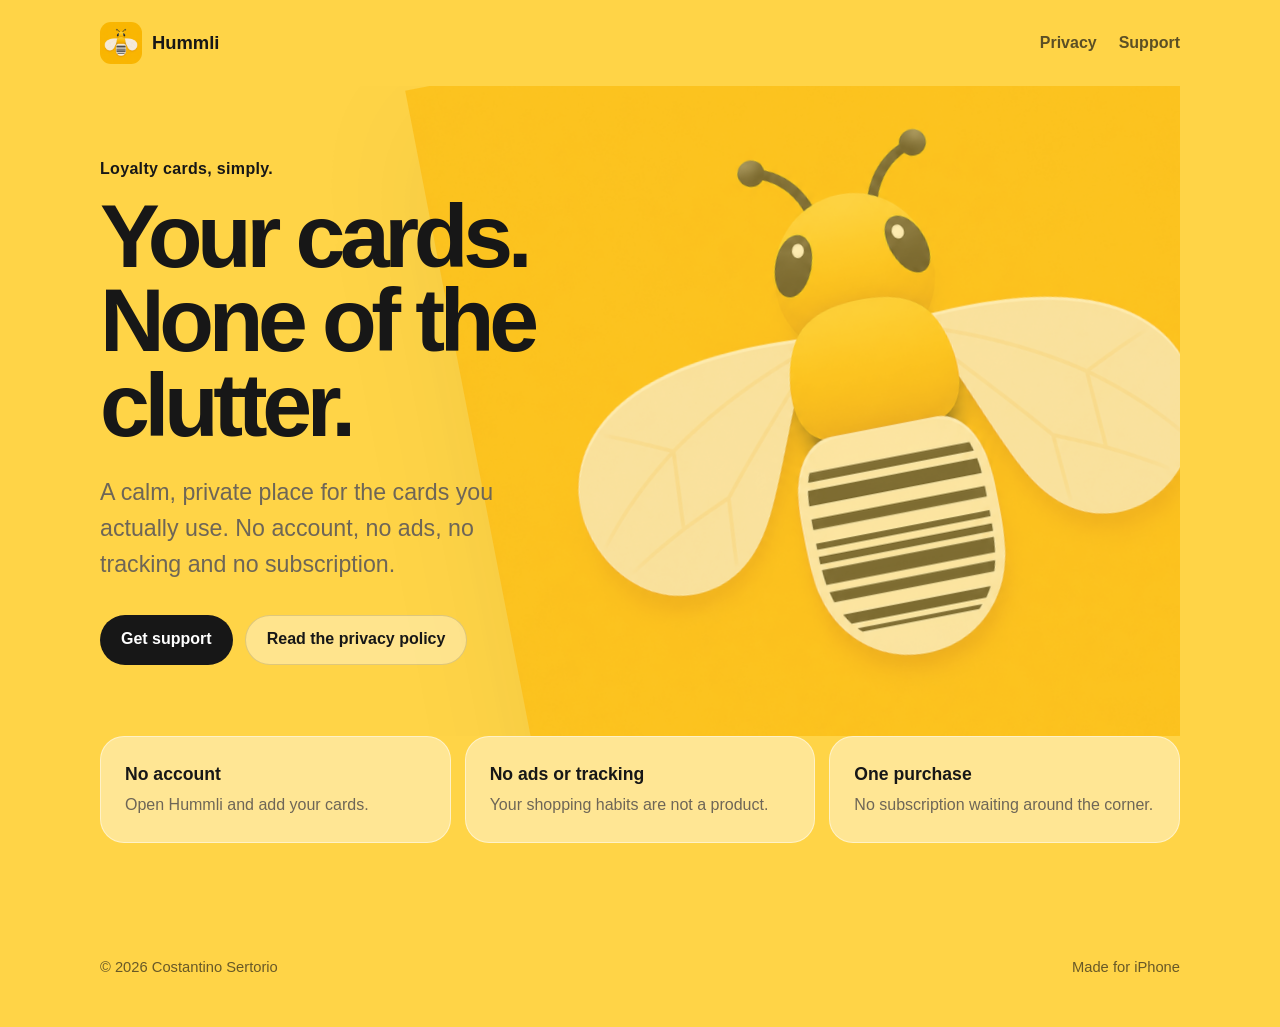
<file: index.html>
<!doctype html>
<html lang="en">
<head>
  <meta charset="utf-8">
  <meta name="viewport" content="width=device-width, initial-scale=1">
  <meta name="description" content="Hummli keeps loyalty cards simple, private and ready at the checkout.">
  <title>Hummli — Loyalty cards, simply.</title>
  <link rel="icon" type="image/png" sizes="16x16" href="assets/favicon-16.png?v=5">
  <link rel="icon" type="image/png" sizes="32x32" href="assets/favicon-32.png?v=5">
  <link rel="stylesheet" href="styles.css">
</head>
<body>
  <header class="nav shell">
    <a class="brand" href="./"><img src="assets/hummli-icon.png" alt=""><span>Hummli</span></a>
    <nav aria-label="Main navigation"><a href="privacy/">Privacy</a><a href="support/">Support</a></nav>
  </header>
  <main class="shell hero">
    <div class="hero-copy">
      <p class="eyebrow">Loyalty cards, simply.</p>
      <h1>Your cards.<br>None of the clutter.</h1>
      <p class="lede">A calm, private place for the cards you actually use. No account, no ads, no tracking and no subscription.</p>
      <div class="actions"><a class="button primary" href="support/">Get support</a><a class="button secondary" href="privacy/">Read the privacy policy</a></div>
    </div>
    <img class="hero-bee" src="assets/hummli-icon.png" alt="Hummli bee with barcode stripes">
  </main>
  <section class="shell principles" aria-label="Hummli principles">
    <article><strong>No account</strong><span>Open Hummli and add your cards.</span></article>
    <article><strong>No ads or tracking</strong><span>Your shopping habits are not a product.</span></article>
    <article><strong>One purchase</strong><span>No subscription waiting around the corner.</span></article>
  </section>
  <footer class="shell footer"><span>© 2026 Costantino Sertorio</span><span>Made for iPhone</span></footer>
</body>
</html>
</file>
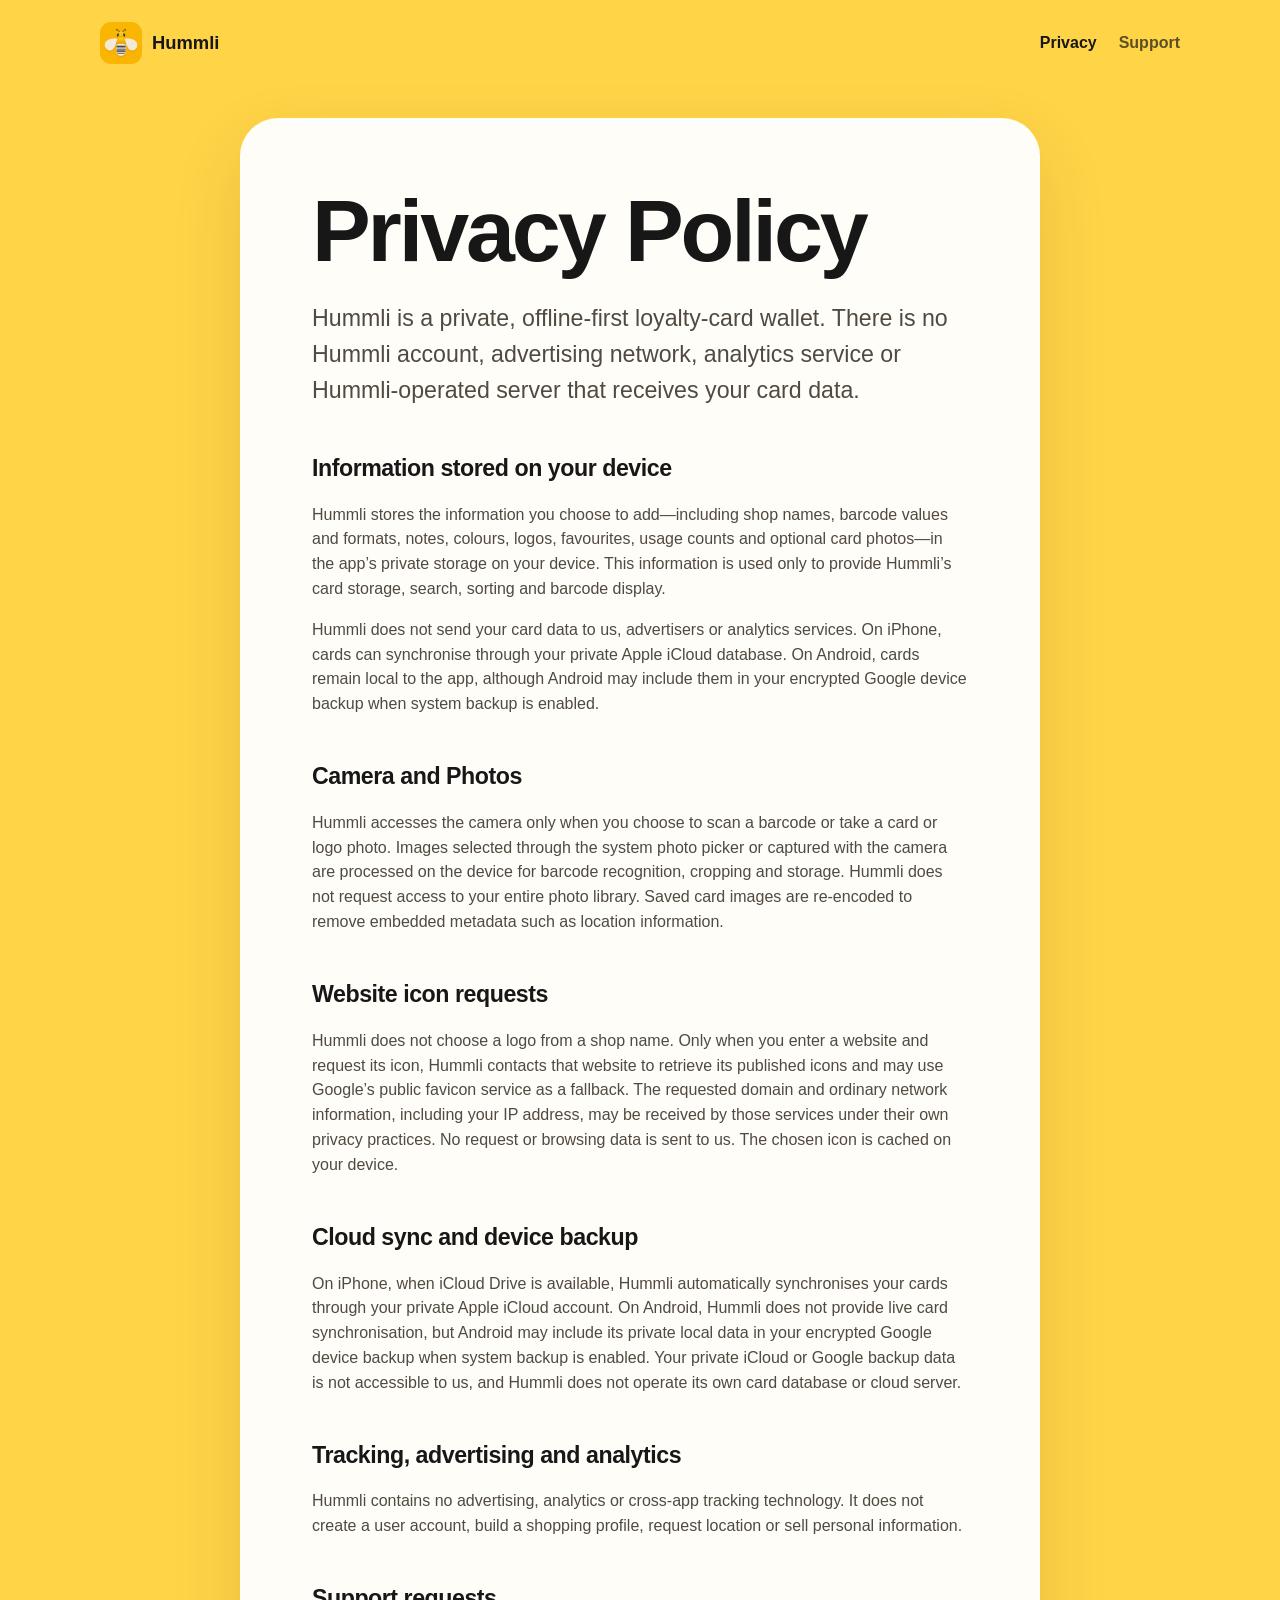
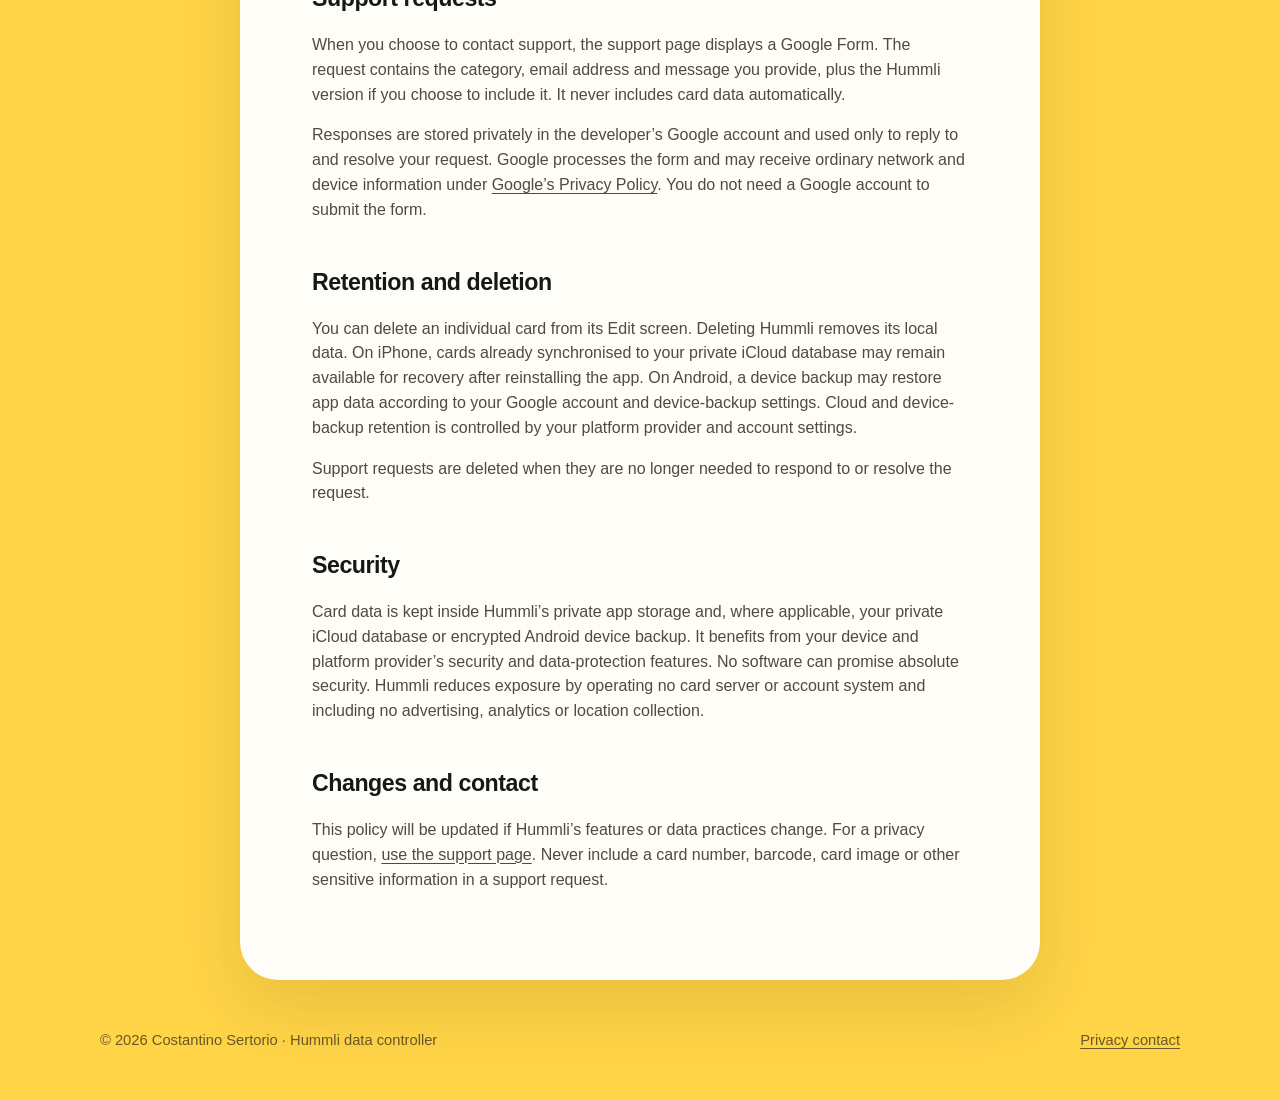
<file: privacy/index.html>
<!doctype html>
<html lang="en">
<head>
  <meta charset="utf-8">
  <meta name="viewport" content="width=device-width, initial-scale=1">
  <meta name="description" content="Hummli privacy policy.">
  <title>Privacy Policy — Hummli</title>
  <link rel="icon" type="image/png" sizes="16x16" href="../assets/favicon-16.png?v=5">
  <link rel="icon" type="image/png" sizes="32x32" href="../assets/favicon-32.png?v=5">
  <link rel="stylesheet" href="../styles.css">
</head>
<body>
  <header class="nav shell">
    <a class="brand" href="../"><img src="../assets/hummli-icon.png" alt=""><span>Hummli</span></a>
    <nav aria-label="Main navigation"><a aria-current="page" href="./">Privacy</a><a href="../support/">Support</a></nav>
  </header>
  <main class="shell document">
    <h1>Privacy Policy</h1>
    <p class="lede">Hummli is a private, offline-first loyalty-card wallet. There is no Hummli account, advertising network, analytics service or Hummli-operated server that receives your card data.</p>
    <h2>Information stored on your device</h2>
    <p>Hummli stores the information you choose to add—including shop names, barcode values and formats, notes, colours, logos, favourites, usage counts and optional card photos—in the app’s private storage on your device. This information is used only to provide Hummli’s card storage, search, sorting and barcode display.</p>
    <p>Hummli does not send your card data to us, advertisers or analytics services. On iPhone, cards can synchronise through your private Apple iCloud database. On Android, cards remain local to the app, although Android may include them in your encrypted Google device backup when system backup is enabled.</p>
    <h2>Camera and Photos</h2>
    <p>Hummli accesses the camera only when you choose to scan a barcode or take a card or logo photo. Images selected through the system photo picker or captured with the camera are processed on the device for barcode recognition, cropping and storage. Hummli does not request access to your entire photo library. Saved card images are re-encoded to remove embedded metadata such as location information.</p>
    <h2>Website icon requests</h2>
    <p>Hummli does not choose a logo from a shop name. Only when you enter a website and request its icon, Hummli contacts that website to retrieve its published icons and may use Google’s public favicon service as a fallback. The requested domain and ordinary network information, including your IP address, may be received by those services under their own privacy practices. No request or browsing data is sent to us. The chosen icon is cached on your device.</p>
    <h2>Cloud sync and device backup</h2>
    <p>On iPhone, when iCloud Drive is available, Hummli automatically synchronises your cards through your private Apple iCloud account. On Android, Hummli does not provide live card synchronisation, but Android may include its private local data in your encrypted Google device backup when system backup is enabled. Your private iCloud or Google backup data is not accessible to us, and Hummli does not operate its own card database or cloud server.</p>
    <h2>Tracking, advertising and analytics</h2>
    <p>Hummli contains no advertising, analytics or cross-app tracking technology. It does not create a user account, build a shopping profile, request location or sell personal information.</p>
    <h2>Support requests</h2>
    <p>When you choose to contact support, the support page displays a Google Form. The request contains the category, email address and message you provide, plus the Hummli version if you choose to include it. It never includes card data automatically.</p>
    <p>Responses are stored privately in the developer’s Google account and used only to reply to and resolve your request. Google processes the form and may receive ordinary network and device information under <a href="https://policies.google.com/privacy">Google’s Privacy Policy</a>. You do not need a Google account to submit the form.</p>
    <h2>Retention and deletion</h2>
    <p>You can delete an individual card from its Edit screen. Deleting Hummli removes its local data. On iPhone, cards already synchronised to your private iCloud database may remain available for recovery after reinstalling the app. On Android, a device backup may restore app data according to your Google account and device-backup settings. Cloud and device-backup retention is controlled by your platform provider and account settings.</p>
    <p>Support requests are deleted when they are no longer needed to respond to or resolve the request.</p>
    <h2>Security</h2>
    <p>Card data is kept inside Hummli’s private app storage and, where applicable, your private iCloud database or encrypted Android device backup. It benefits from your device and platform provider’s security and data-protection features. No software can promise absolute security. Hummli reduces exposure by operating no card server or account system and including no advertising, analytics or location collection.</p>
    <h2>Changes and contact</h2>
    <p>This policy will be updated if Hummli’s features or data practices change. For a privacy question, <a href="../support/">use the support page</a>. Never include a card number, barcode, card image or other sensitive information in a support request.</p>
  </main>
  <footer class="shell footer"><span>© 2026 Costantino Sertorio · Hummli data controller</span><a href="../support/">Privacy contact</a></footer>
</body>
</html>
</file>
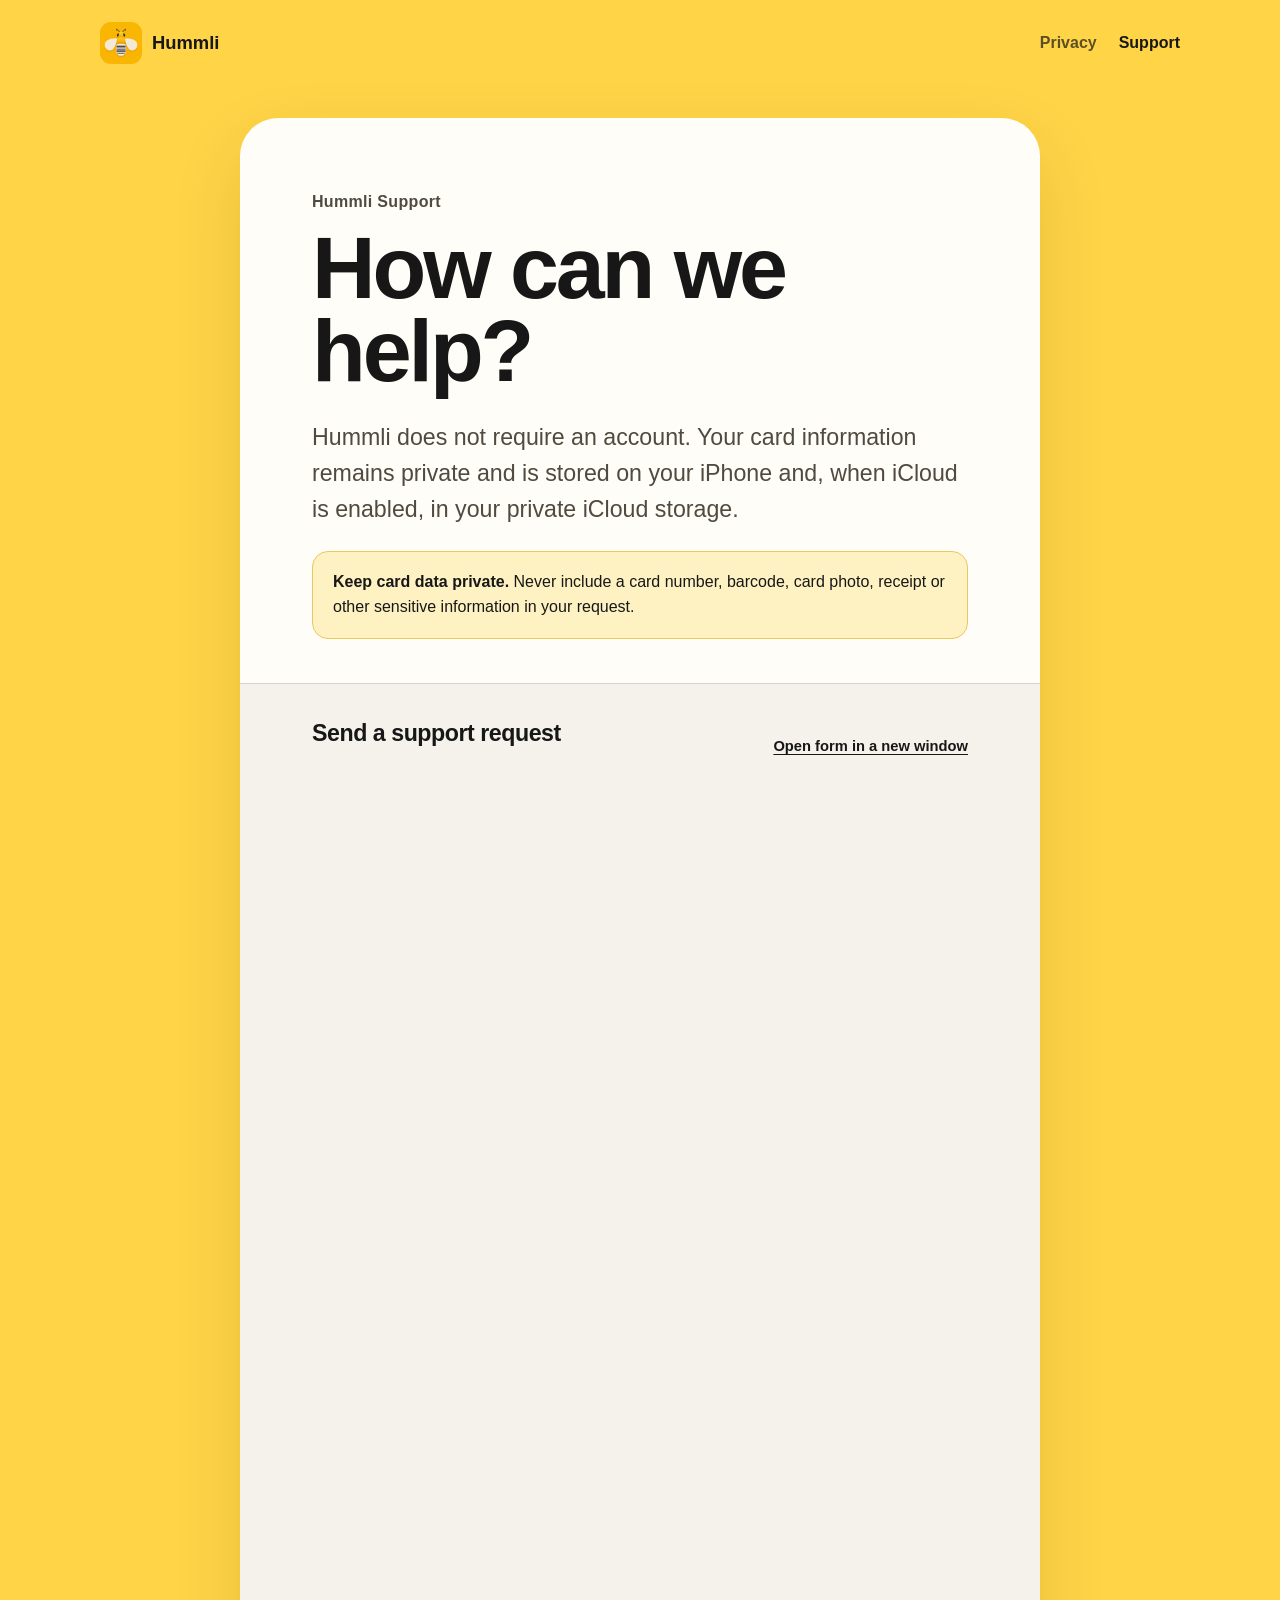
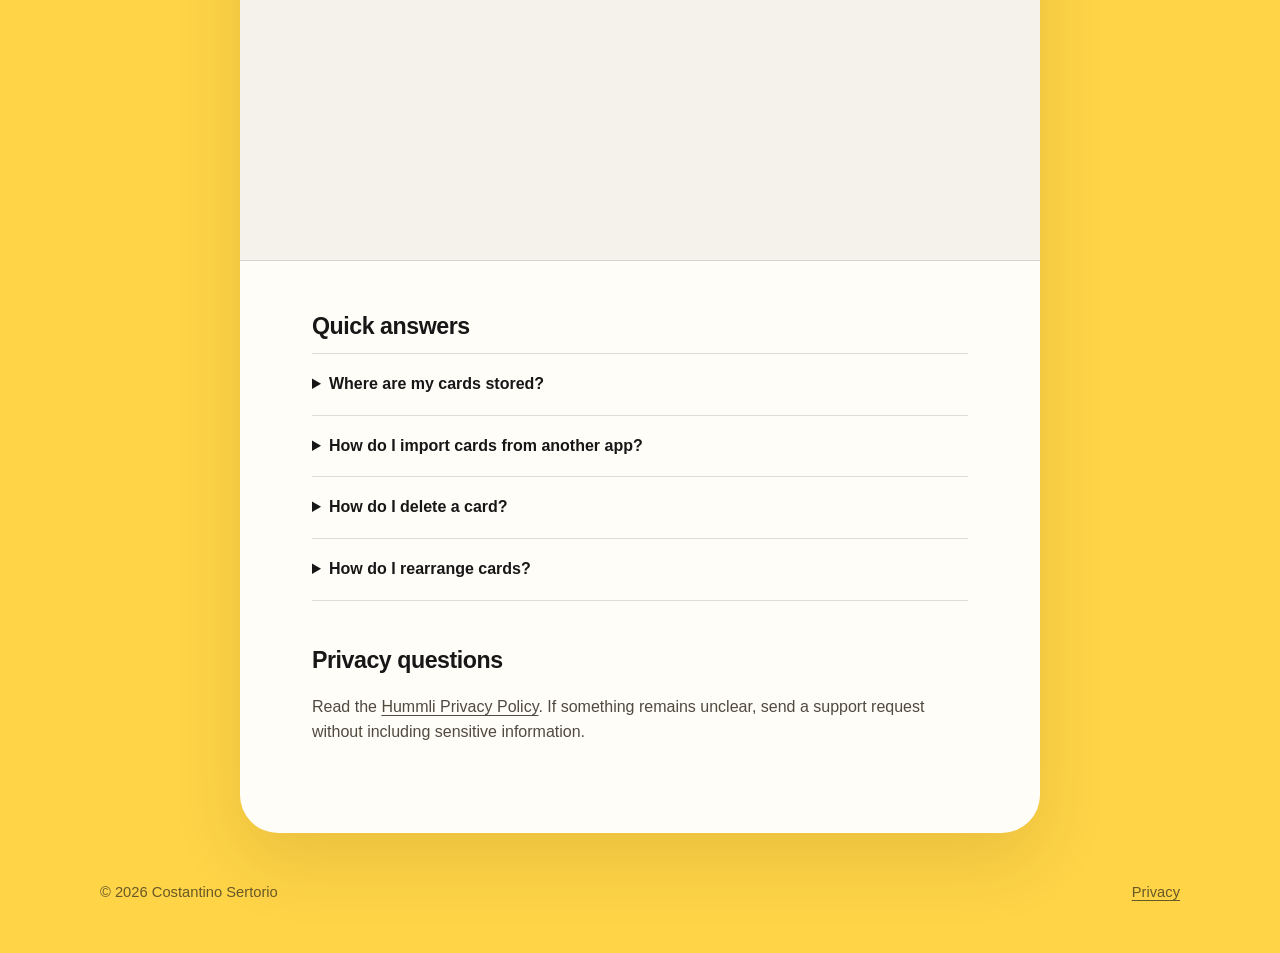
<file: support/index.html>
<!doctype html>
<html lang="en">
<head>
  <meta charset="utf-8">
  <meta name="viewport" content="width=device-width, initial-scale=1">
  <meta name="description" content="Help and support for Hummli.">
  <title>Support — Hummli</title>
  <link rel="icon" type="image/png" sizes="16x16" href="../assets/favicon-16.png?v=5">
  <link rel="icon" type="image/png" sizes="32x32" href="../assets/favicon-32.png?v=5">
  <link rel="stylesheet" href="../styles.css">
</head>
<body>
  <header class="nav shell">
    <a class="brand" href="../"><img src="../assets/hummli-icon.png" alt=""><span>Hummli</span></a>
    <nav aria-label="Main navigation"><a href="../privacy/">Privacy</a><a aria-current="page" href="./">Support</a></nav>
  </header>
  <main class="shell document support">
    <p class="eyebrow">Hummli Support</p>
    <h1>How can we help?</h1>
    <p class="lede">Hummli does not require an account. Your card information remains private and is stored on your iPhone and, when iCloud is enabled, in your private iCloud storage.</p>
    <div class="warning"><strong>Keep card data private.</strong> Never include a card number, barcode, card photo, receipt or other sensitive information in your request.</div>

    <section class="support-form" aria-labelledby="support-form-title">
      <div class="support-form-heading">
        <div>
          <h2 id="support-form-title">Send a support request</h2>
        </div>
        <a class="form-link" href="https://docs.google.com/forms/d/e/1FAIpQLScRazcWcMdIHcPusRY7VGvEuXKjUuf5IhRXjd4CKIdYChtOPg/viewform" target="_blank" rel="noopener">Open form in a new window</a>
      </div>
      <iframe
        class="support-form-frame"
        src="https://docs.google.com/forms/d/e/1FAIpQLScRazcWcMdIHcPusRY7VGvEuXKjUuf5IhRXjd4CKIdYChtOPg/viewform?embedded=true"
        title="Hummli support request form"
        loading="lazy"
        frameborder="0"
        marginheight="0"
        marginwidth="0"
      >Loading support form…</iframe>
    </section>

    <h2>Quick answers</h2>
    <details><summary>Where are my cards stored?</summary><p>Your cards are stored privately on your iPhone and, when iCloud is enabled, in your private iCloud storage.</p></details>
    <details><summary>How do I import cards from another app?</summary><p>Take a screenshot where the entire barcode is sharp and visible. In Hummli, add a card and choose <strong>Read from Screenshot</strong>.</p></details>
    <details><summary>How do I delete a card?</summary><p>Open the card, choose <strong>Edit</strong>, then use the red <strong>Delete Card</strong> button at the bottom.</p></details>
    <details><summary>How do I rearrange cards?</summary><p>In Settings, choose <strong>Manual</strong> card order. Then hold and drag cards in the library. Favourites stay in their own section.</p></details>
    <h2>Privacy questions</h2>
    <p>Read the <a href="../privacy/">Hummli Privacy Policy</a>. If something remains unclear, send a support request without including sensitive information.</p>
  </main>
  <footer class="shell footer"><span>© 2026 Costantino Sertorio</span><a href="../privacy/">Privacy</a></footer>
</body>
</html>
</file>
<file: styles.css>
:root {
  color-scheme: light;
  --yellow: #ffd447;
  --ink: #171717;
  --paper: #fffdf7;
  --muted: #6e6657;
  --line: rgba(23, 23, 23, .14);
  font-family: -apple-system, BlinkMacSystemFont, "SF Pro Display", "Segoe UI", sans-serif;
}

* { box-sizing: border-box; }
html, body { min-height: 100%; background: var(--yellow); }
body { margin: 0; color: var(--ink); line-height: 1.55; }
a { color: inherit; text-underline-offset: .2em; }
.shell { width: min(1080px, calc(100% - 40px)); margin-inline: auto; }
.nav { display: flex; align-items: center; justify-content: space-between; min-height: 86px; }
.brand { display: inline-flex; gap: 10px; align-items: center; font-size: 1.15rem; font-weight: 760; text-decoration: none; }
.brand img { width: 42px; height: 42px; border-radius: 11px; }
nav { display: flex; gap: 22px; }
nav a { font-weight: 650; text-decoration: none; opacity: .7; }
nav a:hover, nav a[aria-current="page"] { opacity: 1; }
.hero { min-height: 650px; display: grid; grid-template-columns: 1.15fr .85fr; align-items: center; gap: 40px; overflow: hidden; }
.hero-copy { position: relative; z-index: 1; }
.eyebrow { margin: 0 0 12px; font-weight: 720; letter-spacing: .02em; }
h1 { font-size: clamp(3rem, 7vw, 6.5rem); line-height: .94; letter-spacing: -.06em; margin: 0 0 28px; }
.lede { max-width: 670px; font-size: clamp(1.15rem, 2vw, 1.45rem); color: var(--muted); }
.hero-bee { width: min(600px, 62vw); transform: rotate(-11deg) scale(1.35); opacity: .58; filter: drop-shadow(0 28px 45px rgba(73, 51, 0, .13)); }
.actions { display: flex; flex-wrap: wrap; gap: 12px; margin-top: 32px; }
.button { display: inline-flex; align-items: center; justify-content: center; min-height: 50px; padding: 0 21px; border-radius: 999px; font-weight: 720; text-decoration: none; }
.primary { background: var(--ink); color: white; }
.secondary { background: rgba(255,255,255,.38); border: 1px solid var(--line); }
.principles { display: grid; grid-template-columns: repeat(3, 1fr); gap: 14px; padding-bottom: 64px; }
.principles article { padding: 24px; border-radius: 24px; background: rgba(255,255,255,.42); border: 1px solid rgba(255,255,255,.48); }
.principles strong, .principles span { display: block; }
.principles strong { font-size: 1.1rem; margin-bottom: 5px; }
.principles span { color: var(--muted); }
.document { max-width: 800px; background: var(--paper); border-radius: 38px; padding: clamp(28px, 6vw, 72px); margin-top: 32px; box-shadow: 0 28px 70px rgba(71, 47, 0, .12); }
.document h1 { font-size: clamp(3rem, 8vw, 5.5rem); letter-spacing: -.035em; }
.document h2 { margin: 42px 0 8px; font-size: 1.45rem; letter-spacing: -.02em; }
.document p { color: #504a40; }
.warning { margin: 16px 0 44px; padding: 18px 20px; background: #fff2c2; border: 1px solid #e9c85d; border-radius: 16px; }
.support-form { margin: 0 calc(clamp(28px, 6vw, 72px) * -1) 48px; border-block: 1px solid var(--line); background: #f5f2ec; }
.support-form-heading { display: flex; align-items: flex-end; justify-content: space-between; gap: 24px; padding: 30px clamp(28px, 6vw, 72px) 22px; }
.support-form-heading h2 { margin: 2px 0 6px; }
.support-form-heading p { margin: 0; }
.support-form-heading .eyebrow { color: var(--ink); font-size: .82rem; text-transform: uppercase; letter-spacing: .08em; }
.form-link { flex: 0 0 auto; font-weight: 700; font-size: .92rem; }
.support-form-frame { display: block; width: 100%; min-height: 1080px; border: 0; background: #f5f2ec; }
details { border-top: 1px solid var(--line); padding: 18px 0; }
details:last-of-type { border-bottom: 1px solid var(--line); }
summary { cursor: pointer; font-weight: 700; }
.footer { min-height: 120px; display: flex; flex-wrap: wrap; gap: 16px; align-items: center; justify-content: space-between; color: rgba(23,23,23,.65); font-size: .92rem; }

@media (max-width: 720px) {
  .shell { width: min(100% - 28px, 1080px); }
  .nav { min-height: 72px; }
  .hero { min-height: 690px; grid-template-columns: 1fr; align-content: center; position: relative; }
  .hero-bee { position: absolute; width: 470px; right: -210px; bottom: 5px; opacity: .28; }
  .principles { grid-template-columns: 1fr; }
  .document { margin-top: 14px; border-radius: 28px; }
  .support-form-heading { align-items: flex-start; flex-direction: column; gap: 12px; }
  .support-form-frame { min-height: 1180px; }
  nav { gap: 14px; }
}

@media (prefers-color-scheme: dark) {
  :root { color-scheme: dark; --yellow: #eebd2e; --paper: #1e1d1a; --muted: #746b5c; }
  .document { color: #f8f5ec; }
  .document p { color: #c8c1b4; }
  .document .lede { color: #b8b0a2; }
  .document a { color: #ffd447; }
  .warning { color: #171717; }
  .support-form { background: #25231f; }
  .support-form-heading .eyebrow { color: #f8f5ec; }
}
</file>
